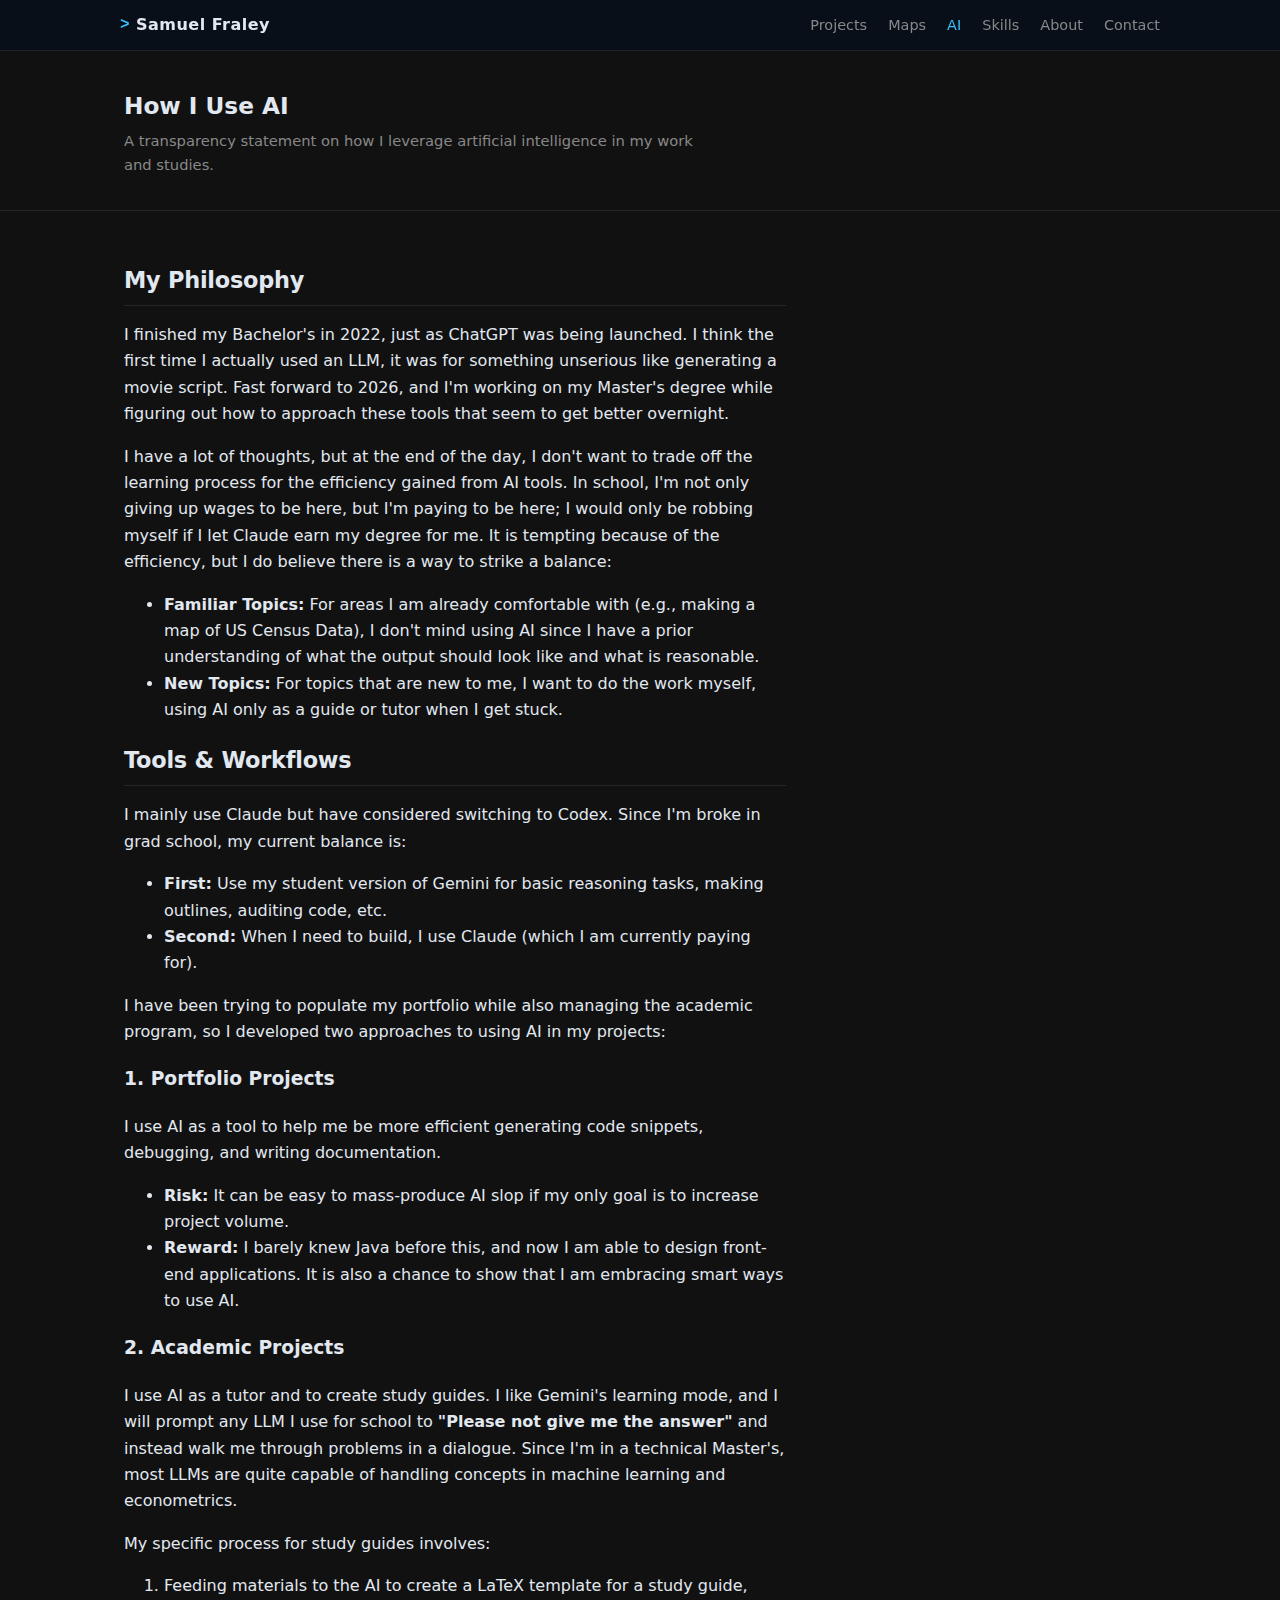
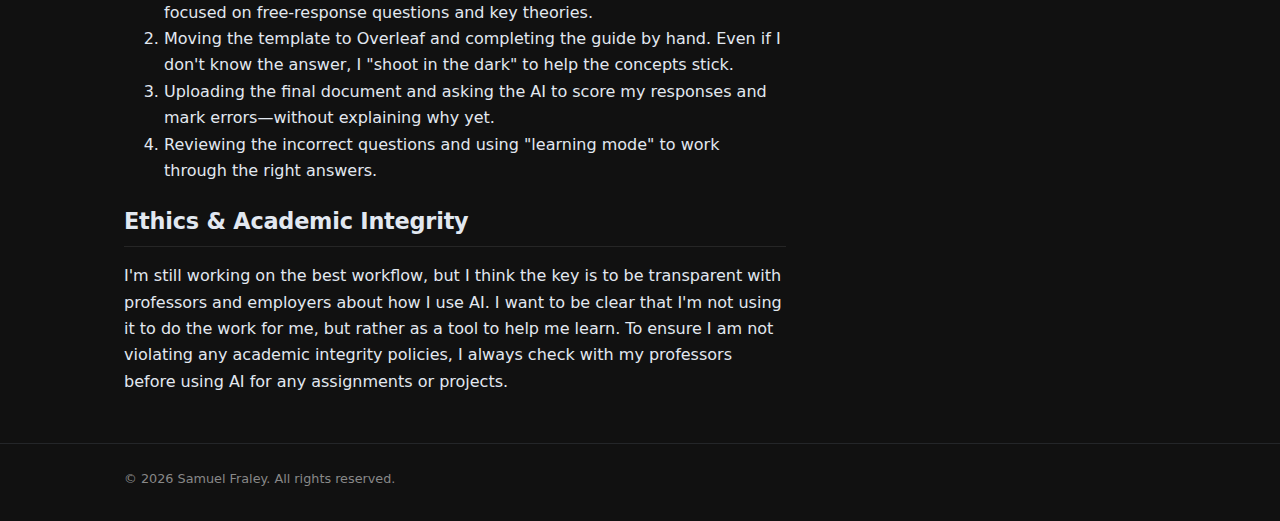
<file: ai.html>
<!DOCTYPE html>
<html lang="en">
<head>
  <meta charset="UTF-8">
  <title>How I Use AI | Samuel Fraley</title>
  <meta name="viewport" content="width=device-width, initial-scale=1">
  <meta name="description" content="My approach to using AI tools in data science and software engineering.">
  <link rel="stylesheet" href="styles.css">
</head>
<body>
  <header class="site-header">
    <div class="container">
      <div class="brand">
        <span class="brand-mark">></span>
        <span class="brand-name">Samuel Fraley</span>
      </div>
      <nav class="nav">
        <a href="index.html#projects">Projects</a>
        <a href="maps/visuals/">Maps</a>
        <a href="ai.html" class="is-active">AI</a>
        <a href="index.html#skills">Skills</a>
        <a href="index.html#about">About</a>
        <a href="index.html#contact">Contact</a>
      </nav>
    </div>
  </header>

  <main>
    <section class="hero">
      <div class="container">
        <h1>How I Use AI</h1>
        <p class="section-intro">
          A transparency statement on how I leverage artificial intelligence in my work and studies.
        </p>
      </div>
    </section>
<section class="section">
  <div class="container">
    <div style="max-width: 65ch;">
      <h2>My Philosophy</h2>
      <p>
        I finished my Bachelor's in 2022, just as ChatGPT was being launched. I think the first time I actually used an LLM, it 
        was for something unserious like generating a movie script. Fast forward to 2026, and I'm working on my Master's degree 
        while figuring out how to approach these tools that seem to get better overnight.
      </p>

      <p>
        I have a lot of thoughts, but at the end of the day, I don't want to trade off the learning process for the efficiency 
        gained from AI tools. In school, I'm not only giving up wages to be here, but I'm paying to be here; I would only be 
        robbing myself if I let Claude earn my degree for me. It is tempting because of the efficiency, but I do believe there 
        is a way to strike a balance:
      </p>
      
      <ul>
        <li><strong>Familiar Topics:</strong> For areas I am already comfortable with (e.g., making a map of US Census Data), I don't mind using AI since I have a prior understanding of what the output should look like and what is reasonable.</li>
        <li><strong>New Topics:</strong> For topics that are new to me, I want to do the work myself, using AI only as a guide or tutor when I get stuck.</li>
      </ul>

      <h2>Tools & Workflows</h2>
      <p>
        I mainly use Claude but have considered switching to Codex. Since I'm broke in grad school, my current balance is:
      </p>
      <ul>
        <li><strong>First:</strong> Use my student version of Gemini for basic reasoning tasks, making outlines, auditing code, etc.</li>
        <li><strong>Second:</strong> When I need to build, I use Claude (which I am currently paying for).</li>
      </ul>

      <p>
        I have been trying to populate my portfolio while also managing the academic program, so I developed two approaches to using AI in my projects:
      </p>

      <h3>1. Portfolio Projects</h3>
      <p>I use AI as a tool to help me be more efficient generating code snippets, debugging, and writing documentation.</p>
      <ul>
        <li><strong>Risk:</strong> It can be easy to mass-produce AI slop if my only goal is to increase project volume.</li>
        <li><strong>Reward:</strong> I barely knew Java before this, and now I am able to design front-end applications. It is also a chance to show that I am embracing smart ways to use AI.</li>
      </ul>

      <h3>2. Academic Projects</h3>
      <p>
        I use AI as a tutor and to create study guides. I like Gemini's learning mode, and I will prompt any LLM I use for school to <strong>"Please not give me the answer"</strong> and instead walk me through problems in a dialogue. 
        Since I'm in a technical Master's, most LLMs are quite capable of handling concepts in machine learning and econometrics. 
      </p>
      
      <p>My specific process for study guides involves:</p>
      <ol>
        <li>Feeding materials to the AI to create a LaTeX template for a study guide, focused on free-response questions and key theories.</li>
        <li>Moving the template to Overleaf and completing the guide by hand. Even if I don't know the answer, I "shoot in the dark" to help the concepts stick.</li>
        <li>Uploading the final document and asking the AI to score my responses and mark errors—without explaining why yet.</li>
        <li>Reviewing the incorrect questions and using "learning mode" to work through the right answers.</li>
      </ol>

      <h2>Ethics & Academic Integrity</h2>
      <p>
        I'm still working on the best workflow, but I think the key is to be transparent with professors and employers about how I use AI. 
        I want to be clear that I'm not using it to do the work for me, but rather as a tool to help me learn. To ensure I am not 
        violating any academic integrity policies, I always check with my professors before using AI for any assignments or projects.
      </p>
    </div>
  </div>
</section>
  </main>

  <footer class="site-footer">
    <div class="container">
      <span>&copy; <span id="year"></span> Samuel Fraley. All rights reserved.</span>
    </div>
  </footer>

  <script>
    document.getElementById('year').textContent = new Date().getFullYear();
  </script>
</body>
</html>
</file>
<file: styles.css>
:root {
  --bg: #111111;
  --bg-alt: #171717;
  --surface: #1c1c1c;
  --border: rgba(255, 255, 255, 0.09);
  --text: #e2e8f0;
  --muted: #888;
  --accent: #38bdf8;
  --radius: 8px;
  --shadow-soft: 0 2px 16px rgba(0, 0, 0, 0.35);
}

*,
*::before,
*::after {
  box-sizing: border-box;
}

html, body {
  margin: 0;
  padding: 0;
}

body {
  font-family: system-ui, -apple-system, BlinkMacSystemFont, "SF Pro Text",
    "Segoe UI", sans-serif;
  background: var(--bg);
  color: var(--text);
  line-height: 1.65;
}

/* Layout */

.container {
  max-width: 1080px;
  margin: 0 auto;
  padding: 0 1.5rem;
}

/* Header */

.site-header {
  position: sticky;
  top: 0;
  z-index: 10;
  backdrop-filter: blur(16px);
  background: rgba(8, 15, 26, 0.92);
  border-bottom: 1px solid var(--border);
}

.site-header .container {
  display: flex;
  align-items: center;
  justify-content: space-between;
  padding: 0.75rem 1.25rem;
}

.brand {
  display: flex;
  align-items: center;
  gap: 0.4rem;
  font-weight: 600;
}

.brand-mark {
  color: var(--accent);
  font-family: "JetBrains Mono", ui-monospace, SFMono-Regular, Menlo, Monaco,
    Consolas, "Liberation Mono", "Courier New", monospace;
}

.brand-name {
  letter-spacing: 0.03em;
}

.nav a {
  margin-left: 1rem;
  font-size: 0.9rem;
  color: var(--muted);
  text-decoration: none;
  transition: color 0.15s ease;
}

.nav a:hover {
  color: var(--accent);
}

.nav a.is-active {
  color: var(--accent);
}

/* Hero */

.hero {
  padding: 1.25rem 0 1.1rem;
  border-bottom: 1px solid var(--border);
}

.hero-inner {
  display: flex;
  align-items: center;
  justify-content: space-between;
  gap: 1.5rem;
  flex-wrap: wrap;
}

.hero h1 {
  font-size: 1.45rem;
  margin-bottom: 0.15rem;
}

.hero-tagline {
  color: var(--muted);
  font-size: 0.88rem;
  max-width: 34rem;
  margin: 0;
}

.hero-links {
  display: flex;
  flex-wrap: wrap;
  gap: 0.6rem;
  flex-shrink: 0;
  margin-top: 0;
}

/* Buttons */

.btn,
.btn-outline {
  display: inline-flex;
  align-items: center;
  justify-content: center;
  padding: 0.5rem 1.2rem;
  border-radius: 999px;
  font-size: 0.9rem;
  font-weight: 500;
  border: 1px solid transparent;
  text-decoration: none;
  cursor: pointer;
  transition:
    background-color 0.15s ease,
    color 0.15s ease,
    border-color 0.15s ease,
    transform 0.1s ease;
}

.btn {
  background: var(--accent);
  color: #111;
  box-shadow: none;
}

.btn-outline {
  background: transparent;
  color: var(--accent);
  border-color: rgba(148, 163, 184, 0.5);
}

.btn:hover,
.btn-outline:hover {
  transform: translateY(-1px);
}

/* Sections */

.section {
  padding: 2rem 0;
}

.section-alt {
  background: var(--bg-alt);
}

.section h2 {
  font-size: 1.4rem;
  font-weight: 600;
  letter-spacing: -0.01em;
  margin-bottom: 0.5rem;
  padding-bottom: 0.4rem;
  border-bottom: 1px solid var(--border);
}

.section-intro {
  color: var(--muted);
  font-size: 0.92rem;
  max-width: 36rem;
  margin-top: 0.25rem;
}

.projects-subheading {
  font-size: 1rem;
  font-weight: 600;
  color: var(--muted);
  margin-top: 1.5rem;
  margin-bottom: 0;
  letter-spacing: 0.02em;
}

/* Grid */

.grid {
  margin-top: 0.75rem;
  display: grid;
  gap: 1rem;
}

@media (min-width: 720px) {
  .grid {
    grid-template-columns: repeat(2, minmax(0, 1fr));
  }
}

@media (min-width: 960px) {
  .grid {
    grid-template-columns: repeat(3, minmax(0, 1fr));
  }
}

/* Cards */

.card {
  background: var(--surface);
  border-radius: var(--radius);
  border: 1px solid var(--border);
  border-top: 2px solid var(--accent);
  padding: 1.1rem 1.1rem;
  box-shadow: var(--shadow-soft);
  display: flex;
  flex-direction: column;
}

.card h3 {
  margin-top: 0;
  margin-bottom: 0.15rem;
  font-size: 0.98rem;
  font-weight: 600;
  letter-spacing: -0.01em;
}

.card-subtitle {
  margin: 0 0 0.6rem;
  font-size: 0.76rem;
  color: var(--muted);
  font-weight: 400;
}

.card p {
  font-size: 0.88rem;
  color: #b8c8d8;
  margin-top: 0;
  flex: 1;
  line-height: 1.55;
}

.card-links {
  display: flex;
  flex-wrap: wrap;
  gap: 0.4rem;
  font-size: 0.8rem;
  margin-top: 0.75rem;
}

.card-links a {
  color: var(--accent);
  text-decoration: none;
  padding: 0.25rem 0.75rem;
  border-radius: 5px;
  background: rgba(56, 189, 248, 0.06);
  border: 1px solid rgba(56, 189, 248, 0.2);
  transition: background 0.15s ease, border-color 0.15s ease;
}

.card-links a:hover {
  background: rgba(56, 189, 248, 0.12);
  border-color: rgba(56, 189, 248, 0.45);
  text-decoration: none;
}

/* Skills */

.skills-inline {
  margin-top: 0.75rem;
  display: flex;
  flex-direction: column;
  gap: 0.3rem;
}

.skills-inline p {
  font-size: 0.88rem;
  color: var(--muted);
  margin: 0;
  line-height: 1.55;
}

.skills-inline strong {
  color: var(--text);
}

/* About + Contact merged */

.about-contact-row {
  display: grid;
  gap: 2.5rem;
}

@media (min-width: 720px) {
  .about-contact-row {
    grid-template-columns: 3fr 2fr;
    align-items: start;
  }
}

.about-col p {
  font-size: 0.9rem;
  margin-top: 0;
  color: #b8c8d8;
}

.about-col p + p {
  margin-top: 0.6rem;
}

.contact-col p {
  font-size: 0.9rem;
  color: var(--muted);
  margin-top: 0;
}

/* Contact */

.contact-list {
  list-style: none;
  padding: 0;
  margin-top: 0.75rem;
  font-size: 0.9rem;
}

.contact-list li + li {
  margin-top: 0.25rem;
}

a {
  color: var(--accent);
}

a:hover {
  text-decoration: underline;
}

/* Footer */

.site-footer {
  padding: 1.5rem 0 2rem;
  font-size: 0.8rem;
  color: var(--muted);
  border-top: 1px solid rgba(148, 163, 184, 0.15);
}

/* PDF zoomed-crop preview */

.pdf-crop {
  position: relative;
  margin: 0.75rem 0 0.5rem;
  height: 110px;
  overflow: hidden;
  border-radius: 6px;
  border: 1px solid var(--border);
  background: #0a0a0a;
}

.pdf-crop::after {
  content: '';
  position: absolute;
  bottom: 0;
  left: 0;
  right: 0;
  height: 48px;
  background: linear-gradient(transparent, var(--surface));
  pointer-events: none;
}

.pdf-crop canvas {
  display: none;
  width: 100%;
  height: auto;
}

/* Image Thumbnail Preview */

.img-thumbnail {
  margin: 0.75rem 0 0.5rem;
  border-radius: 6px;
  border: 1px solid var(--border);
  overflow: hidden;
  height: 110px;
  line-height: 0;
}

.img-thumbnail img {
  width: 100%;
  height: 100%;
  object-fit: cover;
  display: block;
}

/* Coming Soon Badge */

.card-coming-soon {
  opacity: 0.7;
}

.coming-soon-badge {
  position: absolute;
  top: 0.75rem;
  right: 0.75rem;
  background: rgba(148, 163, 184, 0.2);
  color: var(--muted);
  font-size: 0.7rem;
  font-weight: 600;
  text-transform: uppercase;
  letter-spacing: 0.05em;
  padding: 0.25rem 0.6rem;
  border-radius: 999px;
  border: 1px solid rgba(148, 163, 184, 0.3);
  z-index: 2;
}

.hero-profile {
  display: flex;
  align-items: center;
  gap: 1rem;
}

.hero-headshot {
  width: 72px;
  height: 72px;
  border-radius: 50%;
  object-fit: cover;
  flex-shrink: 0;
}

.hero-text h1 {
  margin-bottom: 0.15rem;
}

@media (max-width: 600px) {
  .hero-inner {
    flex-direction: column;
    align-items: flex-start;
    gap: 0.75rem;
  }
}

/* Gallery Page */

.gallery-page .hero {
  padding: 3.5rem 0 2rem;
}

.gallery-controls {
  margin-top: 1.5rem;
  display: flex;
  flex-wrap: wrap;
  align-items: center;
  gap: 0.75rem;
}

.control-input,
.control-select {
  appearance: none;
  background: rgba(15, 23, 42, 0.85);
  border: 1px solid rgba(148, 163, 184, 0.4);
  color: var(--text);
  padding: 0.5rem 0.75rem;
  border-radius: 999px;
  font-size: 0.85rem;
  min-width: 180px;
}

.filter-group {
  display: flex;
  flex-wrap: wrap;
  gap: 0.5rem;
}

.filter-group button {
  border-radius: 999px;
  border: 1px solid rgba(148, 163, 184, 0.4);
  background: transparent;
  color: var(--muted);
  padding: 0.4rem 0.9rem;
  cursor: pointer;
  font-size: 0.8rem;
  transition: all 0.15s ease;
}

.filter-group button.is-active {
  border-color: var(--accent);
  color: var(--accent);
  background: rgba(56, 189, 248, 0.1);
}

.gallery-meta {
  display: flex;
  align-items: center;
  gap: 0.75rem;
  font-size: 0.85rem;
  color: var(--muted);
}

.gallery-grid {
  margin-top: 1.5rem;
  column-gap: 1.25rem;
  columns: 1;
}

@media (min-width: 720px) {
  .gallery-grid {
    columns: 2;
  }
}

@media (min-width: 1100px) {
  .gallery-grid {
    columns: 3;
  }
}

.gallery-card {
  break-inside: avoid;
  margin-bottom: 1.25rem;
  background: rgba(2, 6, 23, 0.7);
  border: 1px solid rgba(148, 163, 184, 0.2);
  border-radius: 14px;
  padding: 0.75rem;
  box-shadow: var(--shadow-soft);
  position: relative;
  overflow: hidden;
  transition: transform 0.15s ease, border-color 0.15s ease;
}

.gallery-card:hover {
  transform: translateY(-3px);
  border-color: rgba(56, 189, 248, 0.5);
}

.gallery-preview {
  display: block;
  width: 100%;
  border: none;
  background: transparent;
  padding: 0;
  cursor: pointer;
}

.gallery-preview img,
.gallery-preview canvas {
  width: 100%;
  height: auto;
  display: block;
  border-radius: 10px;
}

.gallery-caption {
  margin-top: 0.65rem;
  display: flex;
  align-items: center;
  justify-content: space-between;
  gap: 0.5rem;
}

.gallery-title {
  font-size: 0.85rem;
  font-weight: 600;
  color: var(--text);
  margin: 0;
}

.gallery-tag {
  font-size: 0.7rem;
  text-transform: uppercase;
  letter-spacing: 0.06em;
  color: var(--muted);
  border: 1px solid rgba(148, 163, 184, 0.3);
  border-radius: 999px;
  padding: 0.2rem 0.5rem;
}

.gallery-actions {
  margin-top: 0.35rem;
  display: flex;
  gap: 0.5rem;
  font-size: 0.75rem;
}

.gallery-actions a {
  color: var(--accent);
  text-decoration: none;
  border: 1px solid rgba(148, 163, 184, 0.35);
  padding: 0.25rem 0.7rem;
  border-radius: 999px;
  background: rgba(15, 23, 42, 0.8);
}

.gallery-empty {
  margin-top: 2rem;
  padding: 1.5rem;
  border: 1px dashed rgba(148, 163, 184, 0.3);
  border-radius: 12px;
  color: var(--muted);
  text-align: center;
}

.lightbox {
  position: fixed;
  inset: 0;
  background: rgba(2, 6, 23, 0.85);
  display: none;
  align-items: center;
  justify-content: center;
  padding: 1.5rem;
  z-index: 50;
}

.lightbox.is-open {
  display: flex;
}

.lightbox-content {
  width: min(1100px, 95vw);
  max-height: 90vh;
  background: #0b1020;
  border: 1px solid rgba(148, 163, 184, 0.3);
  border-radius: 16px;
  padding: 1rem 1.25rem 1.25rem;
  box-shadow: var(--shadow-soft);
  display: flex;
  flex-direction: column;
  gap: 0.75rem;
}

.lightbox-header {
  display: flex;
  align-items: center;
  justify-content: space-between;
  gap: 0.75rem;
}

.lightbox-title {
  margin: 0;
  font-size: 1rem;
}

.lightbox-close {
  border: none;
  background: rgba(148, 163, 184, 0.2);
  color: var(--text);
  padding: 0.3rem 0.7rem;
  border-radius: 999px;
  cursor: pointer;
}

.lightbox-body {
  display: flex;
  align-items: center;
  justify-content: center;
  overflow: auto;
}

.lightbox-body img,
.lightbox-body iframe {
  max-width: 100%;
  max-height: 70vh;
  border-radius: 12px;
  border: 1px solid rgba(148, 163, 184, 0.2);
  background: #020617;
}
</file>
